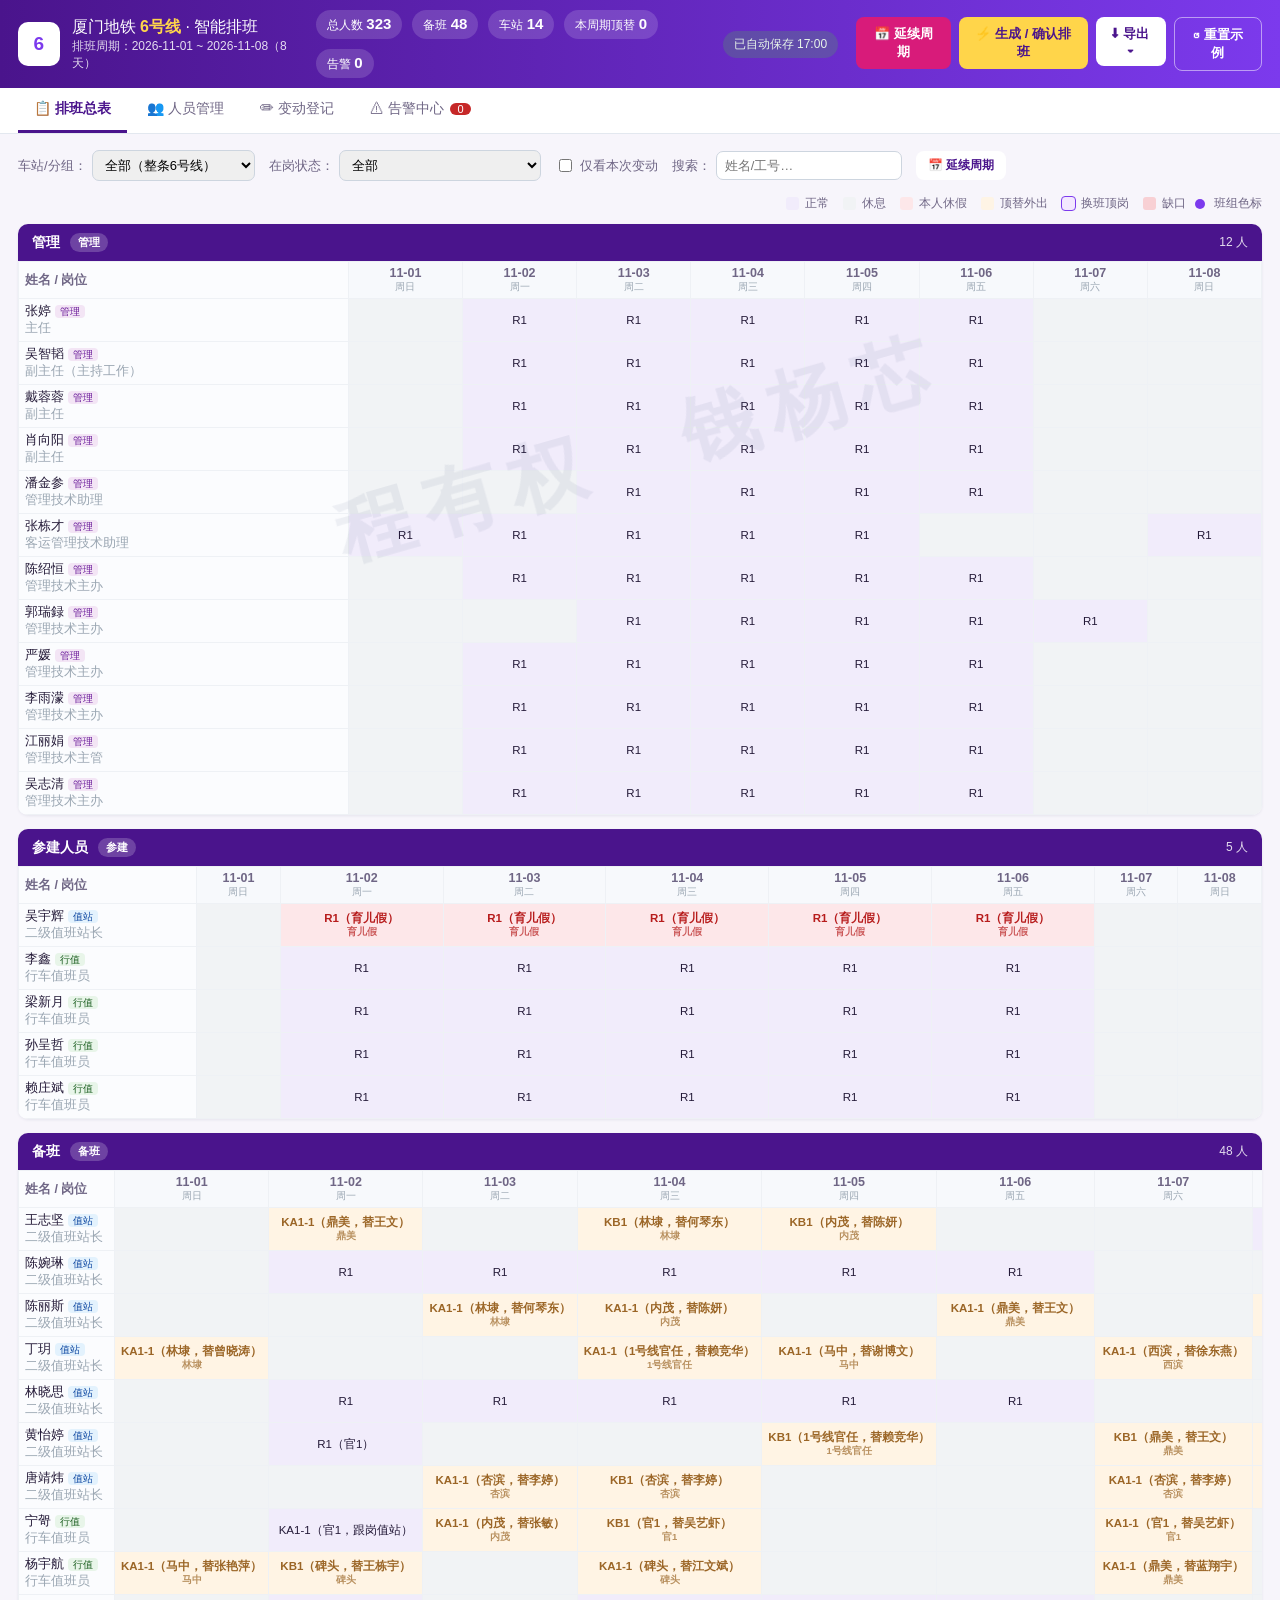
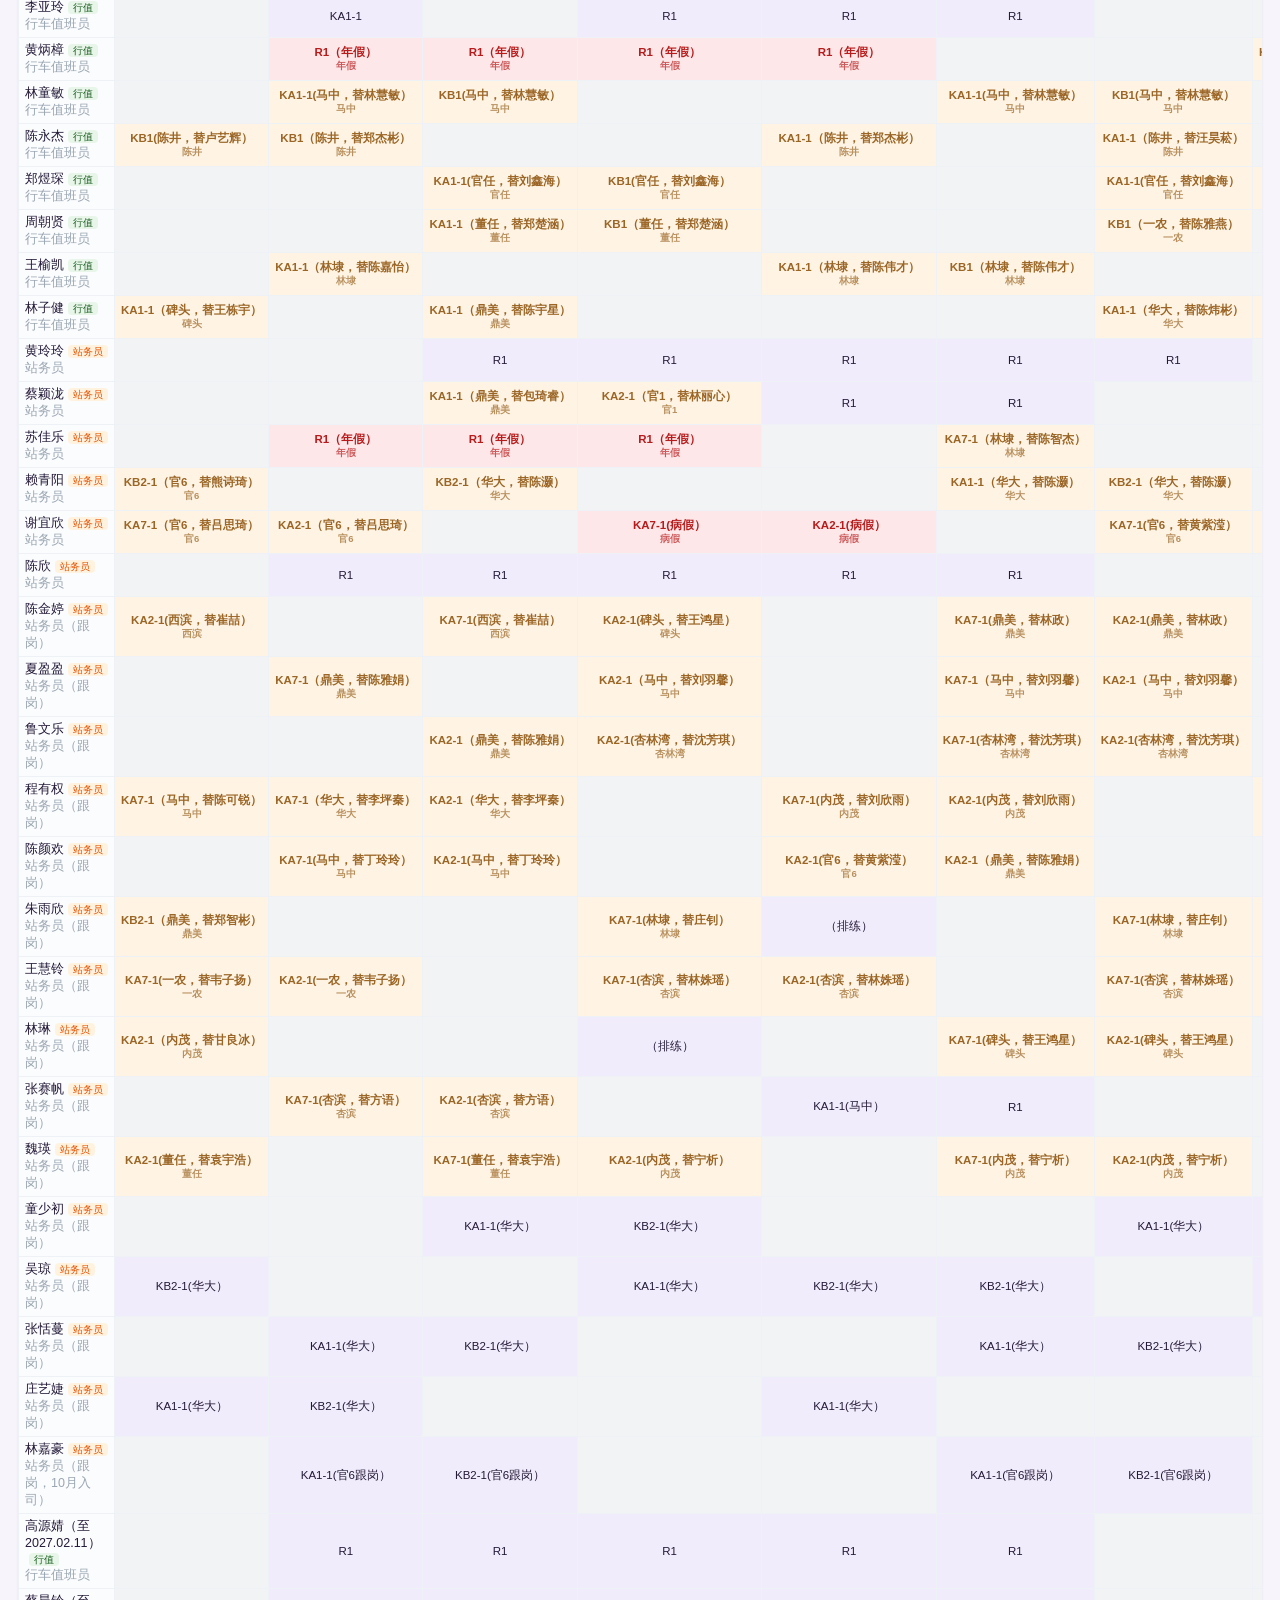
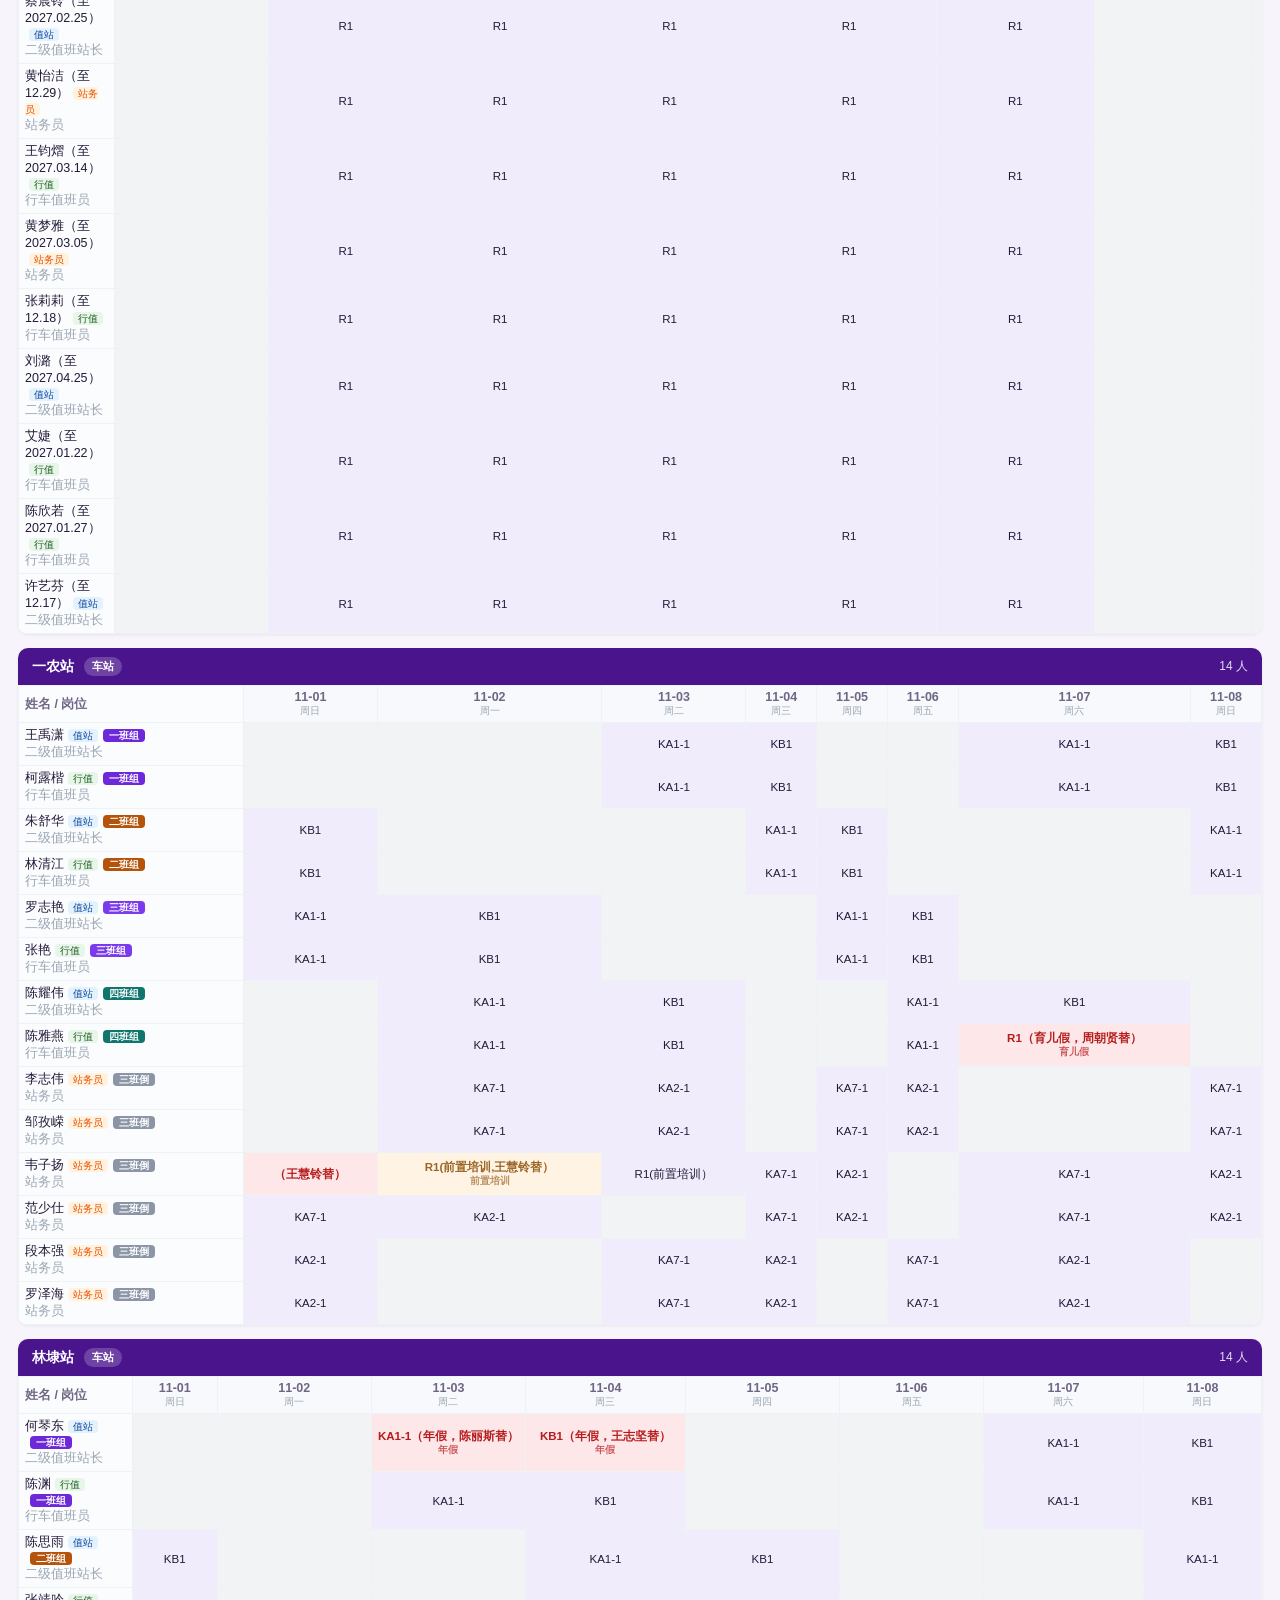
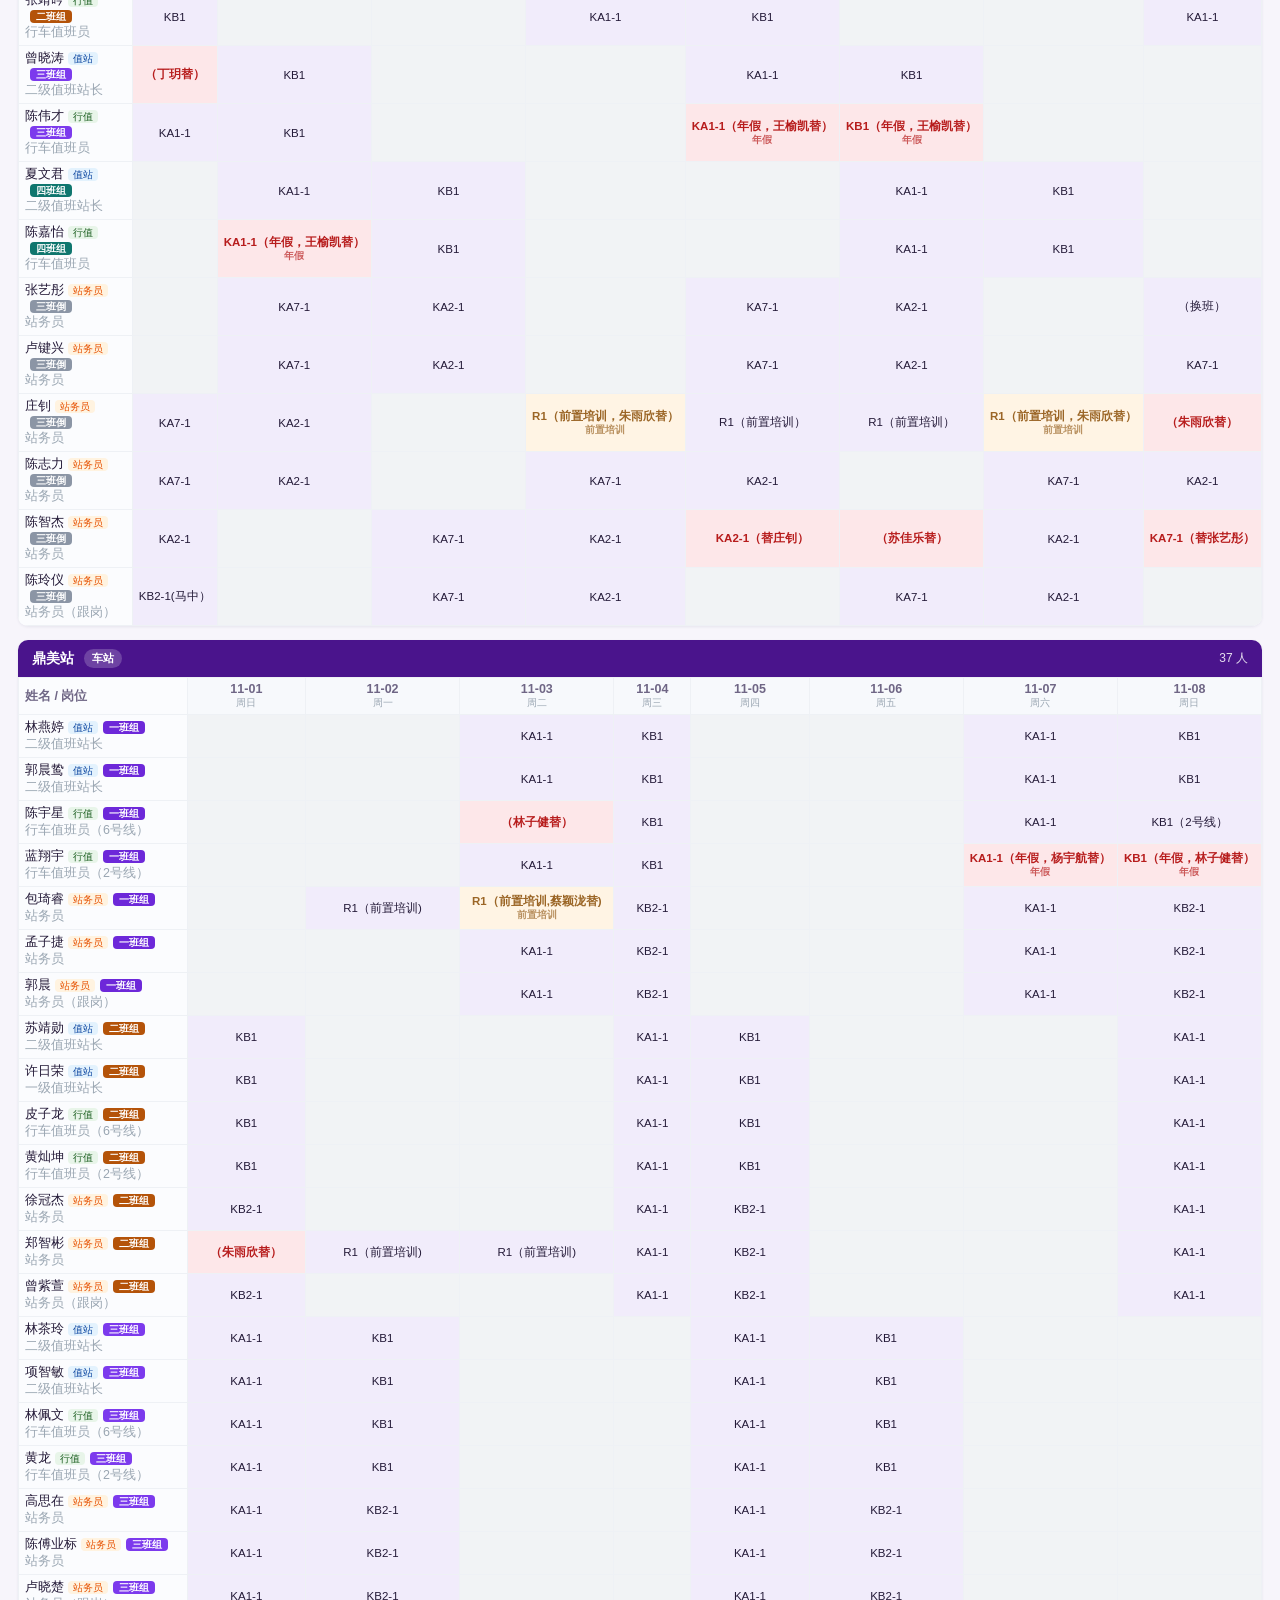
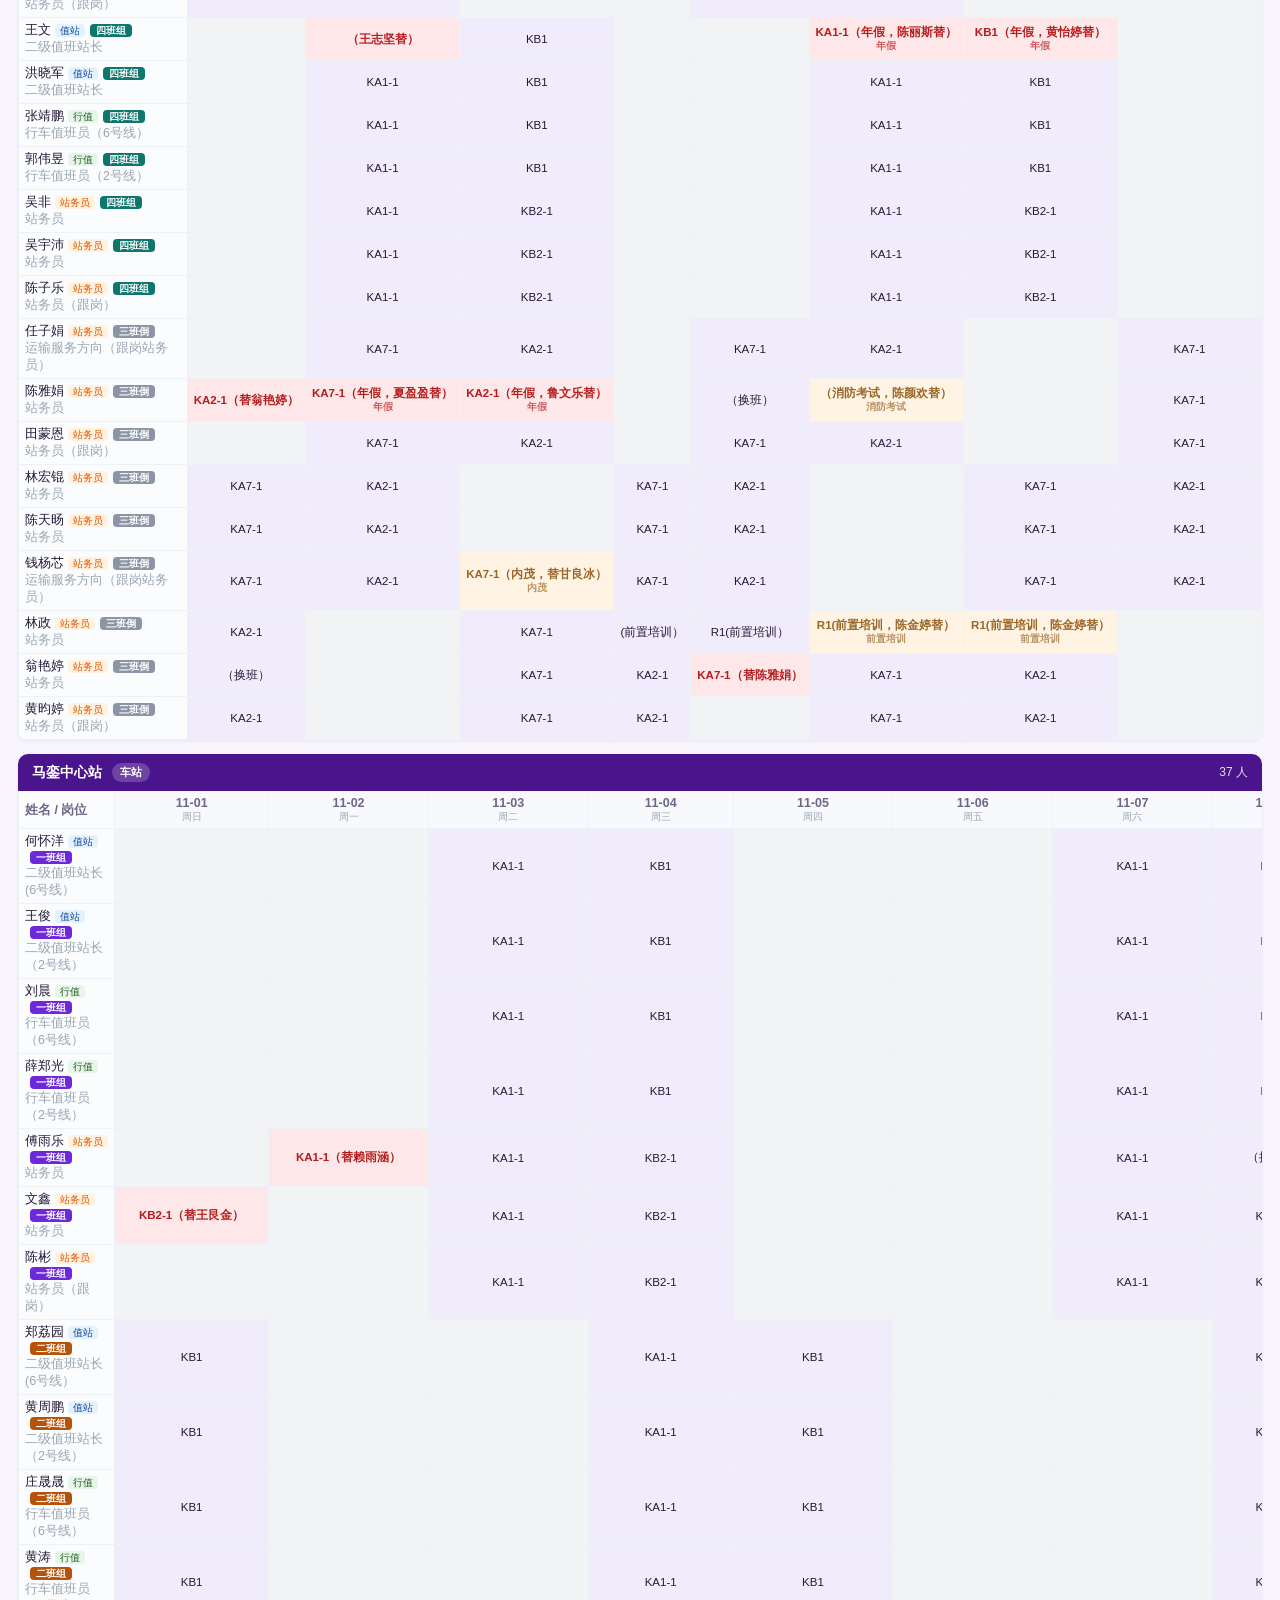
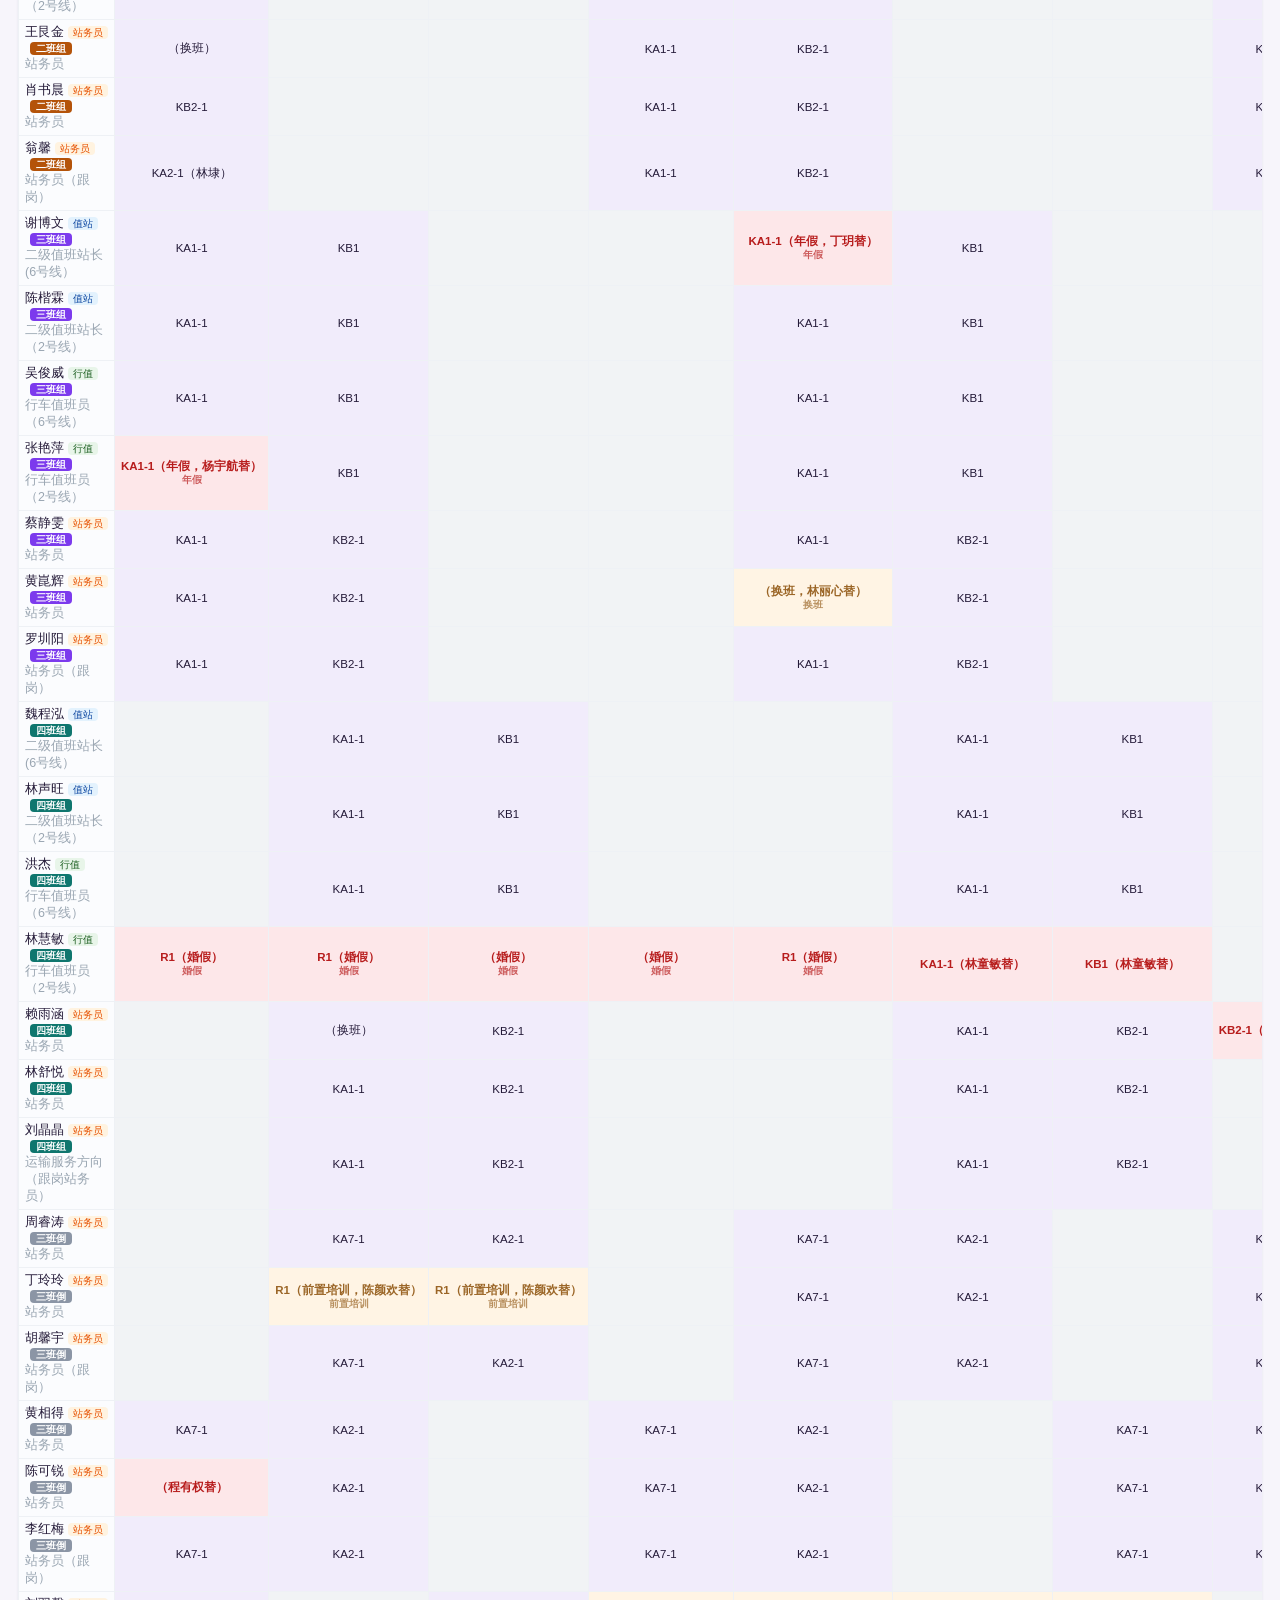
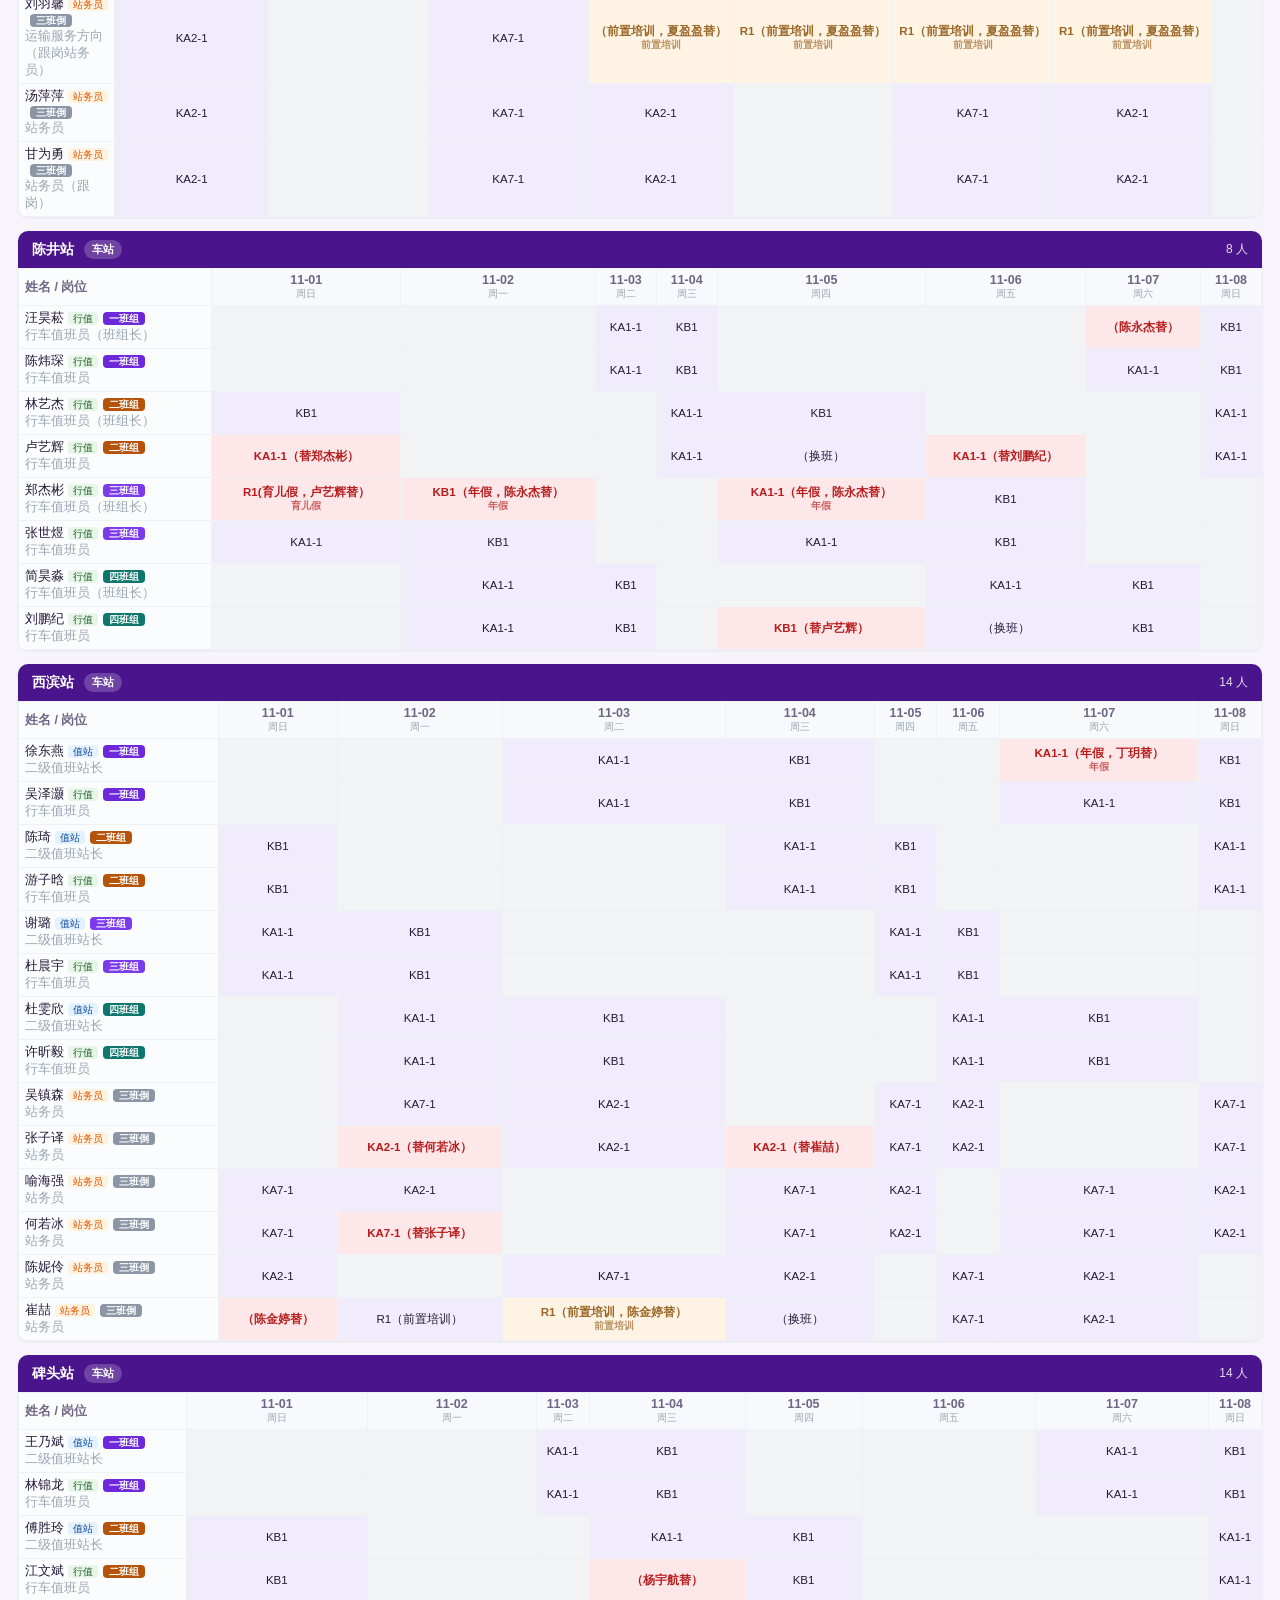
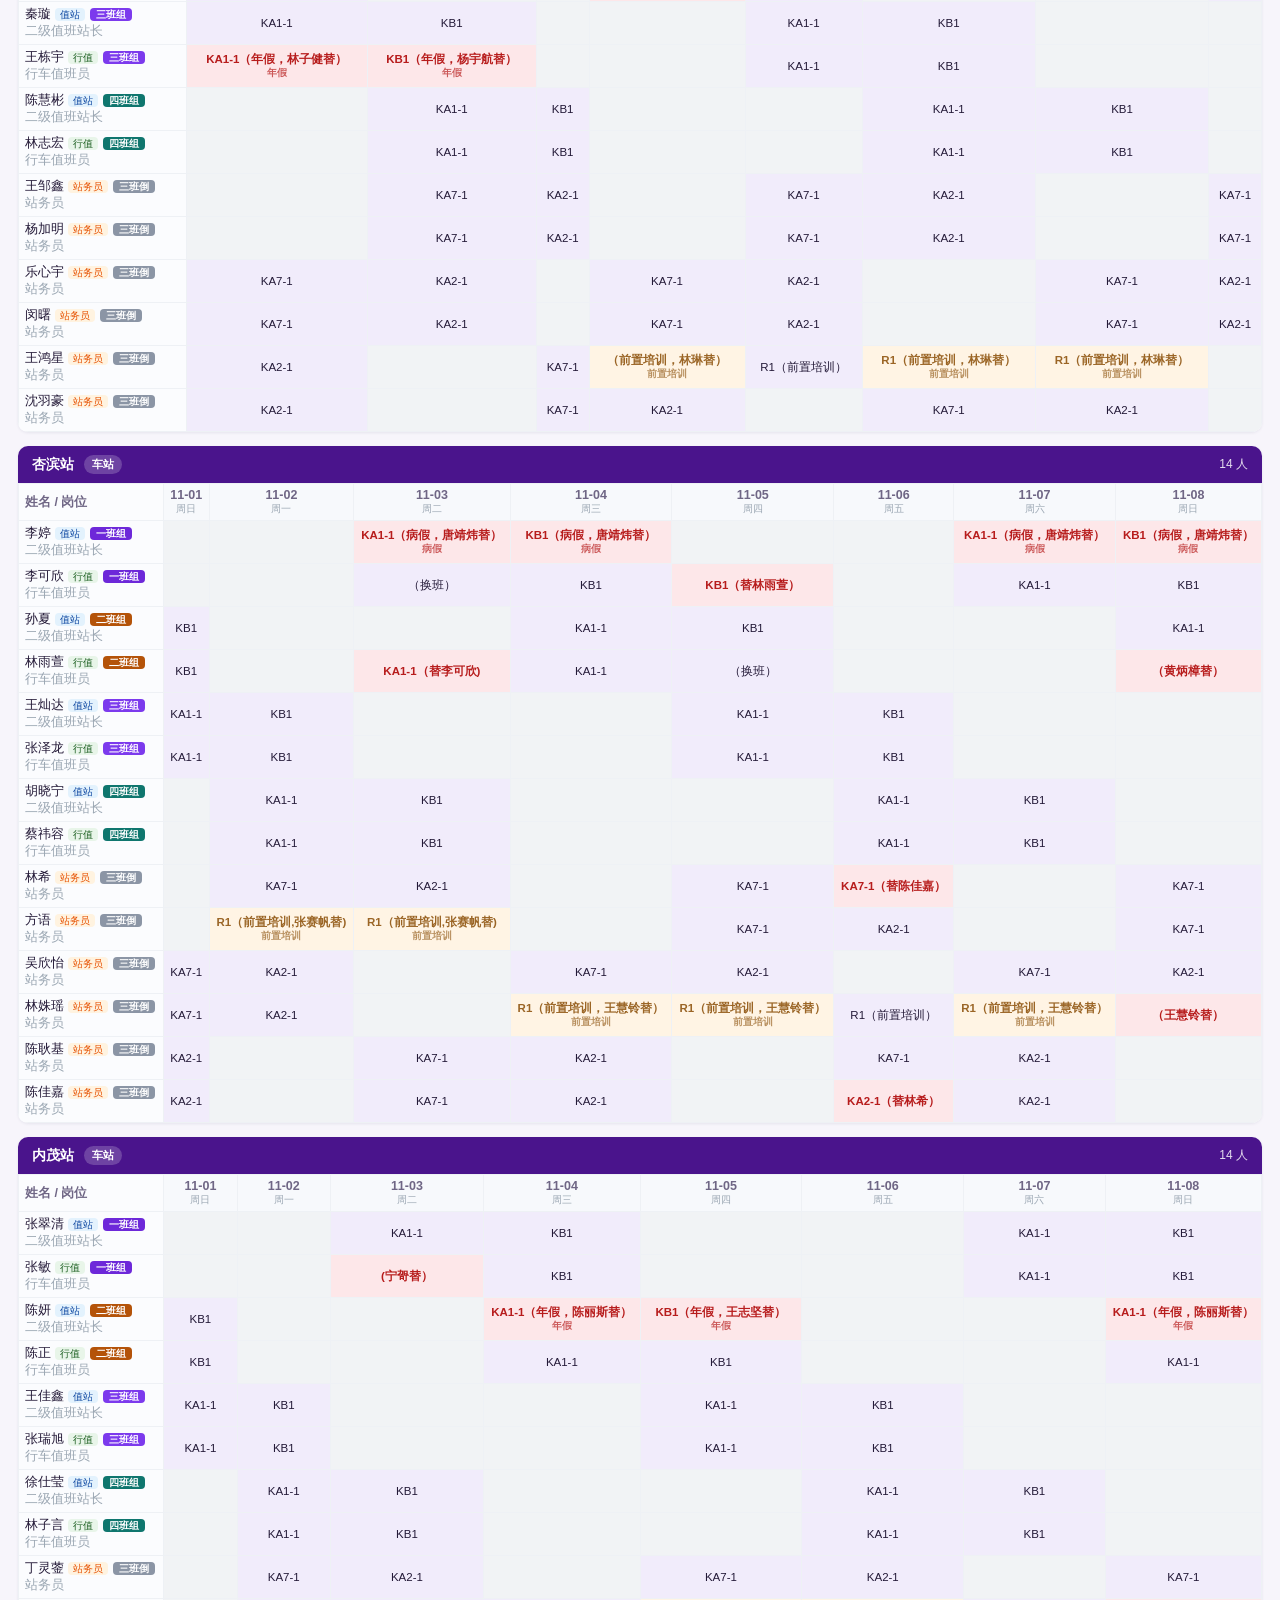
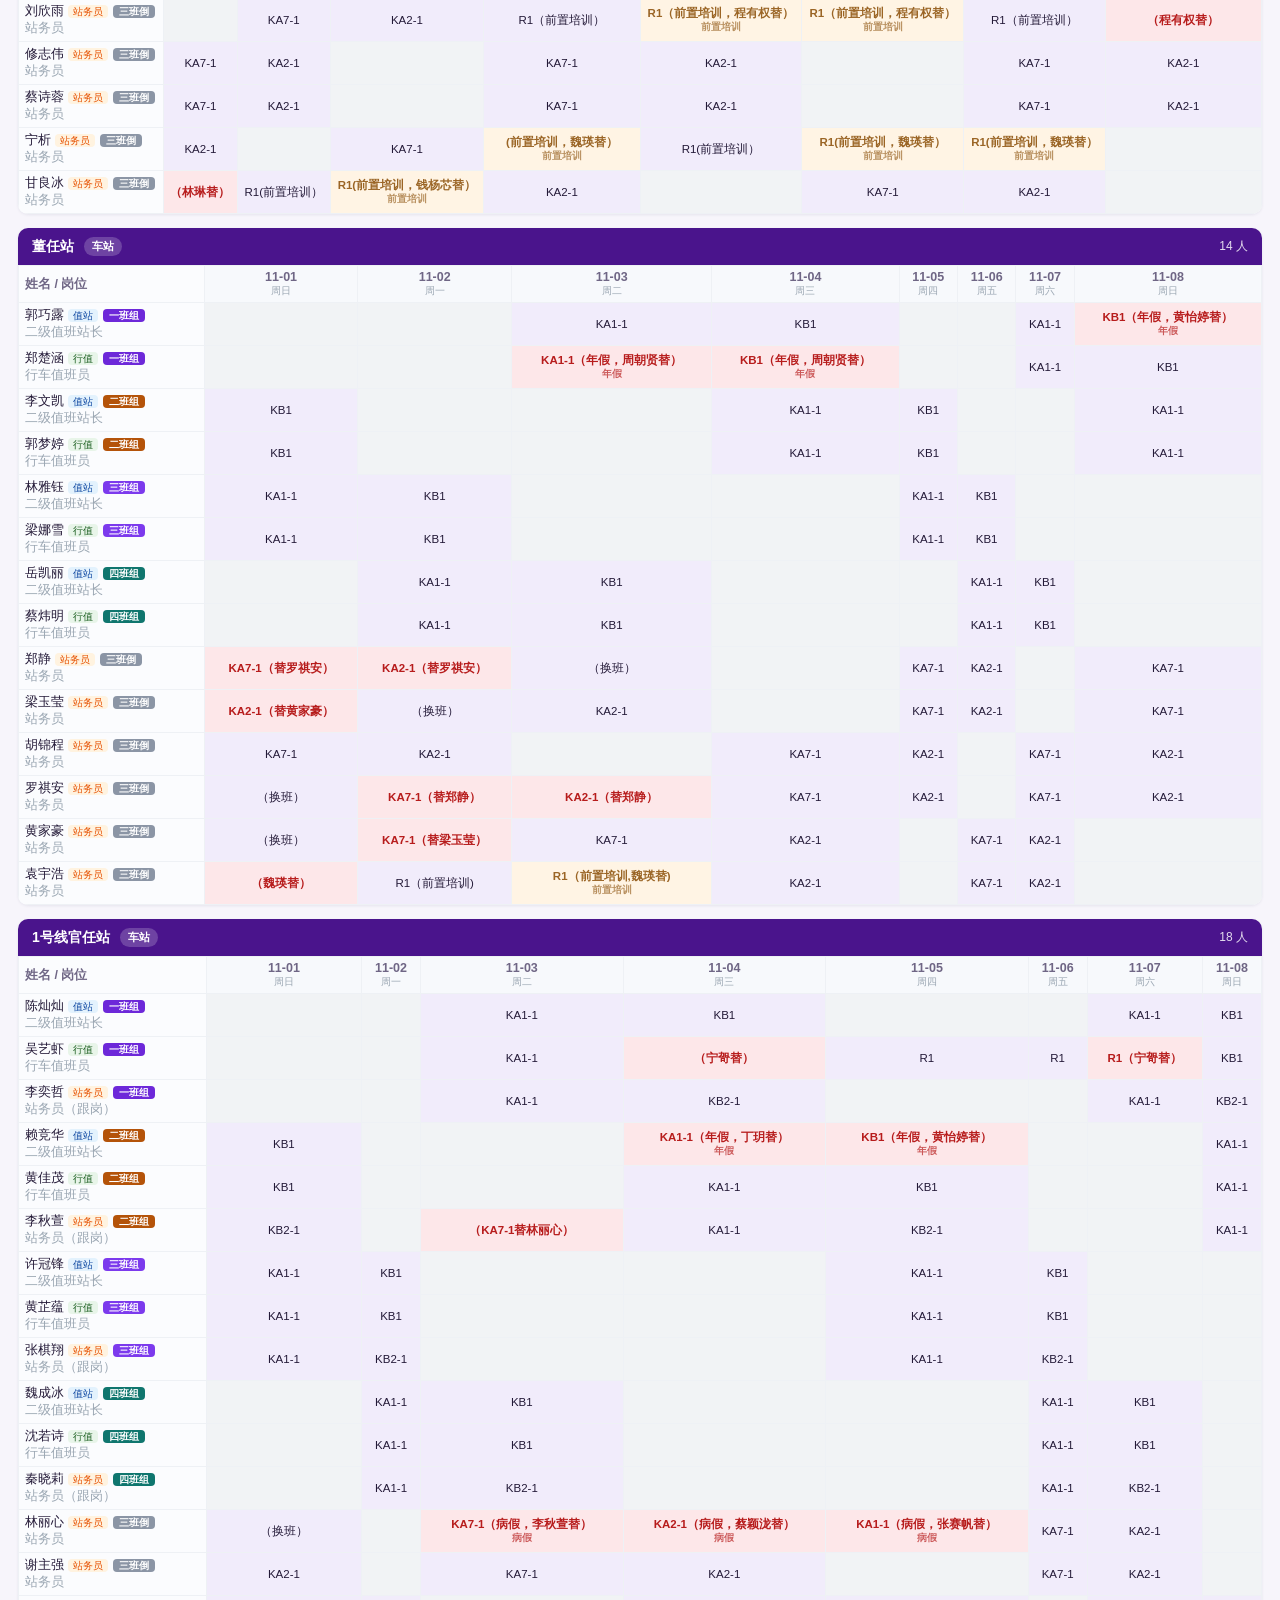
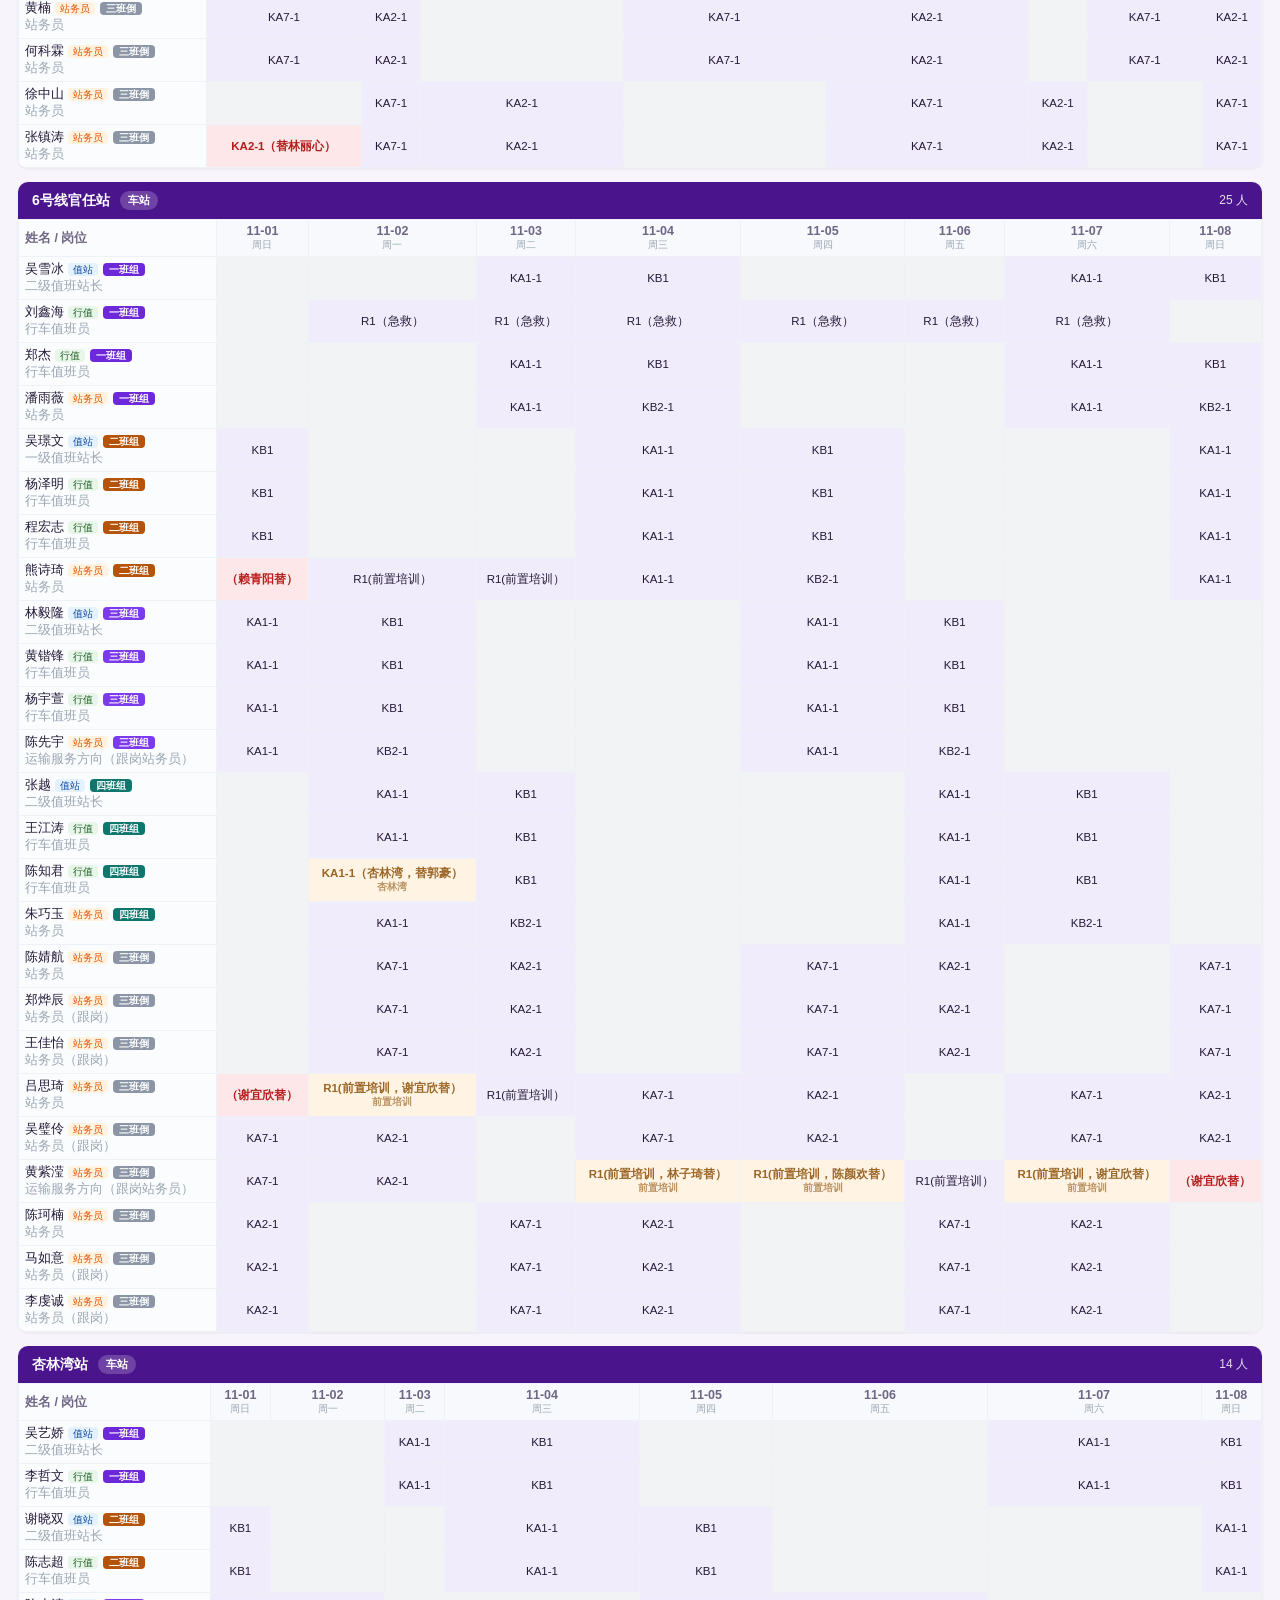
<file: index.html>
<!DOCTYPE html>
<html lang="zh-CN">
<head>
  <meta charset="UTF-8" />
  <meta name="viewport" content="width=device-width, initial-scale=1.0" />
  <title>厦门地铁6号线 · 智能排班系统</title>
  <link rel="stylesheet" href="styles.css" />
</head>
<body>
  <header class="topbar">
    <div class="brand">
      <span class="logo"><b>6</b></span>
      <div>
        <div class="title">厦门地铁 <b>6号线</b> · 智能排班</div>
        <div class="sub" id="periodLabel">排班周期加载中…</div>
      </div>
    </div>
    <div class="stats" id="topStats"></div>
    <div class="save-chip" id="saveState" title="改动自动保存在本机浏览器，不上传服务器">本地未保存</div>
    <div class="actions">
      <button id="btnExtToggleTop" class="btn accent">📅 延续周期</button>
      <button id="btnGenerate" class="btn primary">⚡ 生成 / 确认排班</button>
      <div class="export-wrap">
        <button id="btnExport" class="btn">⬇ 导出 ▾</button>
        <div id="exportMenu" class="export-menu" style="display:none">
          <button data-exp="shift">📋 排班班表</button>
          <button data-exp="result">📊 月结果考勤报表</button>
          <button data-exp="matrix">🗓 月考勤排班报表</button>
          <button data-exp="backup">💾 备份数据（JSON）</button>
        </div>
      </div>
      <button id="btnReset" class="btn ghost">↺ 重置示例</button>
    </div>
  </header>

  <div class="watermark" aria-hidden="true">程有权　钱杨芯</div>

  <nav class="tabs">
    <button class="tab active" data-tab="schedule">📋 排班总表</button>
    <button class="tab" data-tab="people">👥 人员管理</button>
    <button class="tab" data-tab="changes">✏ 变动登记</button>
    <button class="tab" data-tab="alerts">⚠ 告警中心 <span id="alertBadge" class="badge">0</span></button>
  </nav>

  <main>
    <!-- 排班总表 -->
    <section id="tab-schedule" class="panel active">
      <div class="toolbar">
        <label>车站/分组：
          <select id="sectionFilter"></select>
        </label>
        <label>在岗状态：
          <select id="statusFilter">
            <option value="">全部</option>
            <option value="onduty">在岗</option>
            <option value="leave">未在岗-休假</option>
            <option value="train">未在岗-培训</option>
            <option value="other">未在岗-其他（借调/跟岗等）</option>
          </select>
        </label>
        <label><input type="checkbox" id="onlyChanged" /> 仅看本次变动</label>
        <label>搜索：
          <input type="search" id="schedSearch" placeholder="姓名/工号…" />
        </label>
        <button id="btnExtToggle" class="btn sm">📅 延续周期</button>
        <span class="legend">
          <i class="lg normal"></i>正常 <i class="lg rest"></i>休息
          <i class="lg leave"></i>本人休假 <i class="lg sub"></i>顶替外出 <i class="lg swap"></i>换班顶岗
          <i class="lg warn"></i>缺口 <span class="gd" style="background:#7c3aed"></span>班组色标
        </span>
      </div>
      <div class="ext-bar" id="extBar" style="display:none">
        <span class="ext-title">📅 周期延续</span>
        <label>延续 <input type="number" id="extWeeks" value="1" min="1" max="12" /> 个周期（每周期8天）</label>
        <label class="chk"><input type="checkbox" id="extKeep" /> 复用原周期休假/顶替标注</label>
        <button id="btnExtend" class="btn primary sm">延伸并生成</button>
        <button id="btnExtReset" class="btn ghost sm">回到原周期</button>
        <span id="extInfo" class="ext-info"></span>
      </div>
      <div id="scheduleArea" class="schedule-area"></div>
    </section>

    <!-- 人员管理 -->
    <section id="tab-people" class="panel">
      <div class="toolbar">
        <label>性质：
          <select id="peopleType">
            <option value="">全部</option>
            <option value="备班">备班</option>
            <option value="普通">正岗</option>
          </select>
        </label>
        <label>角色：
          <select id="peopleRole">
            <option value="">全部</option>
            <option>值站</option><option>行值</option><option>站务员</option><option>管理</option>
          </select>
        </label>
        <label>搜索：
          <input type="search" id="peopleSearch" placeholder="姓名/工号/岗位…" />
        </label>
        <span class="bulk-hour">
          <label>一键设工时制：
            <select id="bulkHourRole">
              <option value="">全部角色</option>
              <option>值站</option><option>行值</option><option>站务员</option><option>管理</option>
            </select>
          </label>
          <select id="bulkHourSystem">
            <option>标准工时制</option><option>综合计算工时制</option><option>不定时工作制</option>
          </select>
          <button id="btnBulkHour" class="btn sm primary">应用</button>
        </span>
        <button id="btnRestore" class="btn sm ghost" title="从备份 JSON 恢复人员与变动登记">↥ 恢复备份</button>
        <input type="file" id="restoreFile" accept=".json,application/json" hidden />
      </div>
      <div id="peopleArea" class="people-area"></div>
    </section>

    <!-- 变动登记 -->
    <section id="tab-changes" class="panel">
      <div class="change-grid">
        <div class="card">
          <h3>① 登记休假 / 抽离</h3>
          <div class="form-row">
            <label>人员 <select id="chgPerson"></select></label>
          </div>
          <div class="form-row">
            <label>类型
              <select id="chgLeave"></select>
            </label>
          </div>
          <div class="form-row" id="chgDates"></div>
          <button id="btnAddLeave" class="btn primary">＋ 登记变动</button>
        </div>
        <div class="card">
          <h3>② 登记换班 / 顶岗</h3>
          <p class="hint" style="margin:0 0 8px">员工私下换班也请在此登记，班表与月考勤报表将如实体现，避免人为修改。</p>
          <div class="form-row">
            <label>被顶岗人 <select id="chgSwapPerson"></select></label>
          </div>
          <div class="form-row">
            <label>顶岗人（替TA上班） <select id="chgSwapBy"></select></label>
          </div>
          <div class="form-row" id="swapDates"></div>
          <button id="btnAddSwap" class="btn primary">＋ 登记换班</button>
        </div>
        <div class="card">
          <h3>③ 已登记变动</h3>
          <div id="overrideList" class="override-list"></div>
          <p class="hint">登记后点击右上角「⚡ 生成 / 确认排班」即可自动顶替。双向换班请登记两条（各选对方为顶岗人）。</p>
        </div>
      </div>
    </section>

    <!-- 告警中心 -->
    <section id="tab-alerts" class="panel">
      <div id="alertArea" class="alert-area"></div>
    </section>
  </main>

  <div id="toast" class="toast"></div>

  <script src="engine.js"></script>
  <script src="seedc.js"></script>
  <script src="app.js"></script>
</body>
</html>
</file>
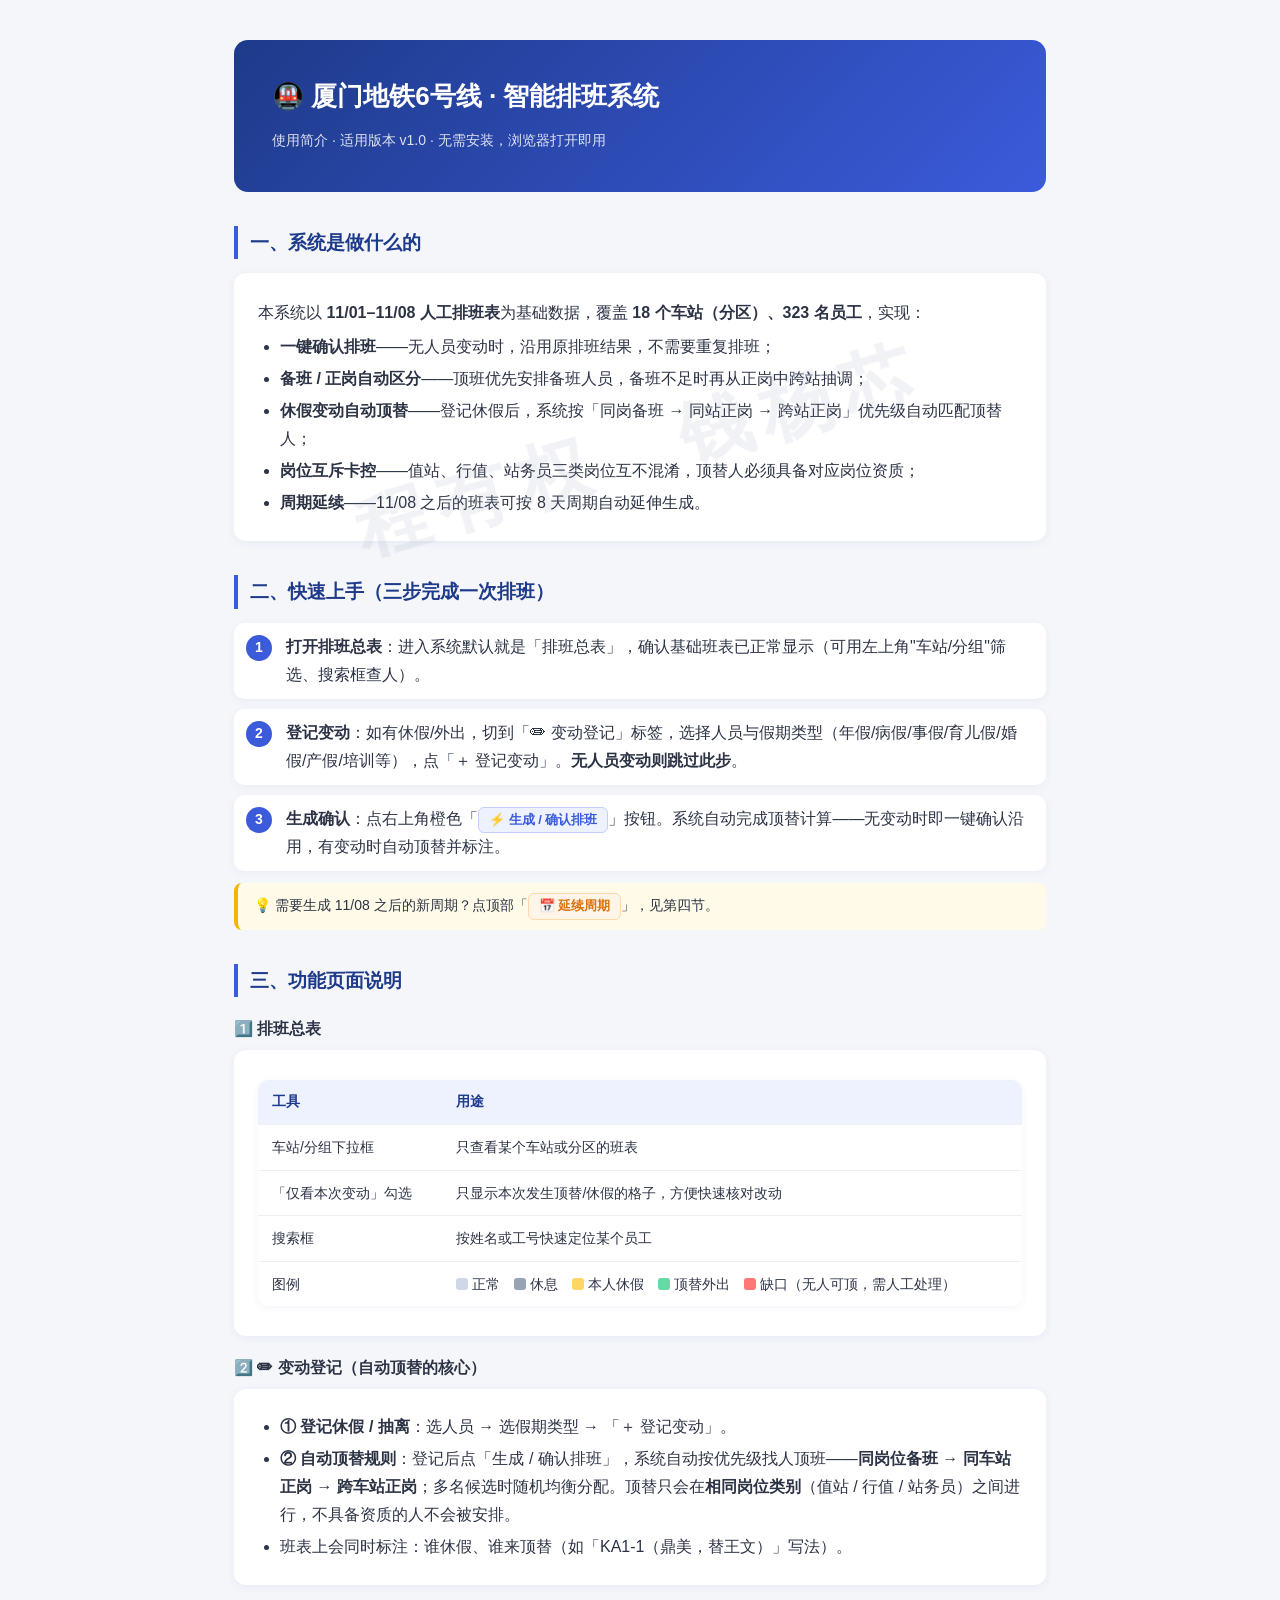
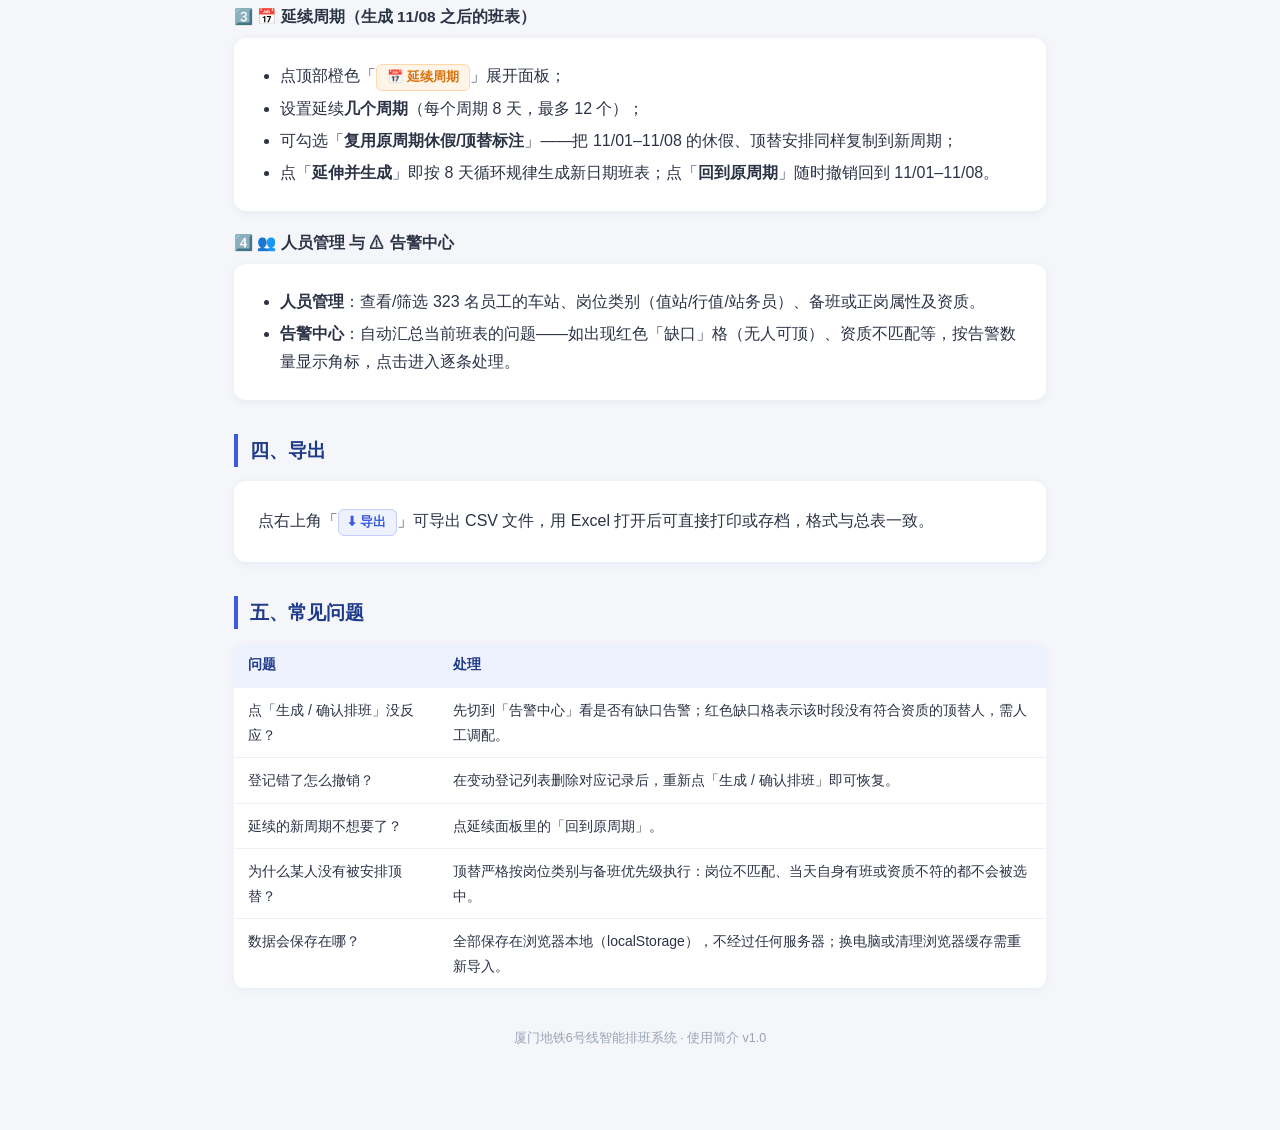
<file: guide.html>
<!DOCTYPE html>
<html lang="zh-CN">
<head>
<meta charset="UTF-8">
<meta name="viewport" content="width=device-width, initial-scale=1.0">
<title>厦门地铁6号线 · 智能排班系统 · 使用简介</title>
<style>
  * { margin:0; padding:0; box-sizing:border-box; }
  body { font-family:"Microsoft YaHei","PingFang SC",sans-serif; background:#f4f6fa; color:#2c3345; line-height:1.75; }
  .watermark{position:fixed;inset:0;display:flex;align-items:center;justify-content:center;pointer-events:none;z-index:9;
    font-size:72px;font-weight:700;color:rgba(120,130,160,.10);transform:rotate(-16deg);white-space:nowrap;letter-spacing:12px;}
  .wrap{max-width:860px;margin:0 auto;padding:40px 24px 80px;}
  header{background:linear-gradient(135deg,#1e3a8a,#3b5bdb);color:#fff;border-radius:14px;padding:34px 38px;margin-bottom:28px;}
  header h1{font-size:26px;margin-bottom:8px;}
  header p{opacity:.85;font-size:14px;}
  h2{font-size:19px;margin:34px 0 14px;padding-left:12px;border-left:4px solid #3b5bdb;color:#1e3a8a;}
  h3{font-size:15.5px;margin:18px 0 8px;color:#2c3345;}
  p{margin:6px 0;}
  .card{background:#fff;border-radius:12px;padding:20px 24px;box-shadow:0 2px 10px rgba(30,58,138,.06);margin-bottom:14px;}
  ol.steps{counter-reset:s;list-style:none;margin:10px 0;}
  ol.steps li{position:relative;padding:10px 14px 10px 52px;background:#fff;border-radius:10px;margin-bottom:10px;box-shadow:0 2px 8px rgba(30,58,138,.05);}
  ol.steps li::before{counter-increment:s;content:counter(s);position:absolute;left:12px;top:12px;width:26px;height:26px;border-radius:50%;
    background:#3b5bdb;color:#fff;font-weight:700;display:flex;align-items:center;justify-content:center;font-size:14px;}
  table{width:100%;border-collapse:collapse;background:#fff;border-radius:10px;overflow:hidden;box-shadow:0 2px 8px rgba(30,58,138,.05);font-size:14px;margin:10px 0;}
  th,td{padding:10px 14px;border-bottom:1px solid #eef0f5;text-align:left;vertical-align:top;}
  th{background:#eef2ff;color:#1e3a8a;font-size:13.5px;}
  tr:last-child td{border-bottom:none;}
  .btn-tag{display:inline-block;background:#eef2ff;border:1px solid #c3cdff;color:#3b5bdb;border-radius:6px;padding:1px 10px;font-size:13px;font-weight:600;white-space:nowrap;}
  .btn-tag.orange{background:#fff4e8;border-color:#ffd8a8;color:#d9730d;}
  .tip{background:#fffbe8;border-left:4px solid #f5b400;border-radius:8px;padding:10px 16px;margin:12px 0;font-size:14px;}
  .legend-dot{display:inline-block;width:12px;height:12px;border-radius:3px;margin-right:4px;vertical-align:-1px;}
  ul{padding-left:22px;}
  li{margin:4px 0;}
  .grid2{display:grid;grid-template-columns:1fr 1fr;gap:14px;}
  @media(max-width:680px){.grid2{grid-template-columns:1fr;}}
  footer{margin-top:40px;text-align:center;font-size:12.5px;color:#9aa3b5;}
</style>
</head>
<body>
<div class="watermark" aria-hidden="true">程有权　钱杨芯</div>
<div class="wrap">

<header>
  <h1>🚇 厦门地铁6号线 · 智能排班系统</h1>
  <p>使用简介 · 适用版本 v1.0 · 无需安装，浏览器打开即用</p>
</header>

<h2>一、系统是做什么的</h2>
<div class="card">
  <p>本系统以 <b>11/01–11/08 人工排班表</b>为基础数据，覆盖 <b>18 个车站（分区）、323 名员工</b>，实现：</p>
  <ul>
    <li><b>一键确认排班</b>——无人员变动时，沿用原排班结果，不需要重复排班；</li>
    <li><b>备班 / 正岗自动区分</b>——顶班优先安排备班人员，备班不足时再从正岗中跨站抽调；</li>
    <li><b>休假变动自动顶替</b>——登记休假后，系统按「同岗备班 → 同站正岗 → 跨站正岗」优先级自动匹配顶替人；</li>
    <li><b>岗位互斥卡控</b>——值站、行值、站务员三类岗位互不混淆，顶替人必须具备对应岗位资质；</li>
    <li><b>周期延续</b>——11/08 之后的班表可按 8 天周期自动延伸生成。</li>
  </ul>
</div>

<h2>二、快速上手（三步完成一次排班）</h2>
<ol class="steps">
  <li><b>打开排班总表</b>：进入系统默认就是「排班总表」，确认基础班表已正常显示（可用左上角"车站/分组"筛选、搜索框查人）。</li>
  <li><b>登记变动</b>：如有休假/外出，切到「✏ 变动登记」标签，选择人员与假期类型（年假/病假/事假/育儿假/婚假/产假/培训等），点「＋ 登记变动」。<b>无人员变动则跳过此步</b>。</li>
  <li><b>生成确认</b>：点右上角橙色「<span class="btn-tag">⚡ 生成 / 确认排班</span>」按钮。系统自动完成顶替计算——无变动时即一键确认沿用，有变动时自动顶替并标注。</li>
</ol>
<div class="tip">💡 需要生成 11/08 之后的新周期？点顶部「<span class="btn-tag orange">📅 延续周期</span>」，见第四节。</div>

<h2>三、功能页面说明</h2>

<h3>1️⃣ 排班总表</h3>
<div class="card">
  <table>
    <tr><th>工具</th><th>用途</th></tr>
    <tr><td>车站/分组下拉框</td><td>只查看某个车站或分区的班表</td></tr>
    <tr><td>「仅看本次变动」勾选</td><td>只显示本次发生顶替/休假的格子，方便快速核对改动</td></tr>
    <tr><td>搜索框</td><td>按姓名或工号快速定位某个员工</td></tr>
    <tr><td>图例</td><td><span class="legend-dot" style="background:#cfd8e6"></span>正常　<span class="legend-dot" style="background:#9aa3b5"></span>休息　<span class="legend-dot" style="background:#ffd666"></span>本人休假　<span class="legend-dot" style="background:#66d9a5"></span>顶替外出　<span class="legend-dot" style="background:#ff7875"></span>缺口（无人可顶，需人工处理）</td></tr>
  </table>
</div>

<h3>2️⃣ ✏ 变动登记（自动顶替的核心）</h3>
<div class="card">
  <ul>
    <li><b>① 登记休假 / 抽离</b>：选人员 → 选假期类型 → 「＋ 登记变动」。</li>
    <li><b>② 自动顶替规则</b>：登记后点「生成 / 确认排班」，系统自动按优先级找人顶班——<b>同岗位备班 → 同车站正岗 → 跨车站正岗</b>；多名候选时随机均衡分配。顶替只会在<b>相同岗位类别</b>（值站 / 行值 / 站务员）之间进行，不具备资质的人不会被安排。</li>
    <li>班表上会同时标注：谁休假、谁来顶替（如「KA1-1（鼎美，替王文）」写法）。</li>
  </ul>
</div>

<h3>3️⃣ 📅 延续周期（生成 11/08 之后的班表）</h3>
<div class="card">
  <ul>
    <li>点顶部橙色「<span class="btn-tag orange">📅 延续周期</span>」展开面板；</li>
    <li>设置延续<b>几个周期</b>（每个周期 8 天，最多 12 个）；</li>
    <li>可勾选「<b>复用原周期休假/顶替标注</b>」——把 11/01–11/08 的休假、顶替安排同样复制到新周期；</li>
    <li>点「<b>延伸并生成</b>」即按 8 天循环规律生成新日期班表；点「<b>回到原周期</b>」随时撤销回到 11/01–11/08。</li>
  </ul>
</div>

<h3>4️⃣ 👥 人员管理 与 ⚠ 告警中心</h3>
<div class="card">
  <ul>
    <li><b>人员管理</b>：查看/筛选 323 名员工的车站、岗位类别（值站/行值/站务员）、备班或正岗属性及资质。</li>
    <li><b>告警中心</b>：自动汇总当前班表的问题——如出现红色「缺口」格（无人可顶）、资质不匹配等，按告警数量显示角标，点击进入逐条处理。</li>
  </ul>
</div>

<h2>四、导出</h2>
<div class="card">
  <p>点右上角「<span class="btn-tag">⬇ 导出</span>」可导出 CSV 文件，用 Excel 打开后可直接打印或存档，格式与总表一致。</p>
</div>

<h2>五、常见问题</h2>
<table>
  <tr><th>问题</th><th>处理</th></tr>
  <tr><td>点「生成 / 确认排班」没反应？</td><td>先切到「告警中心」看是否有缺口告警；红色缺口格表示该时段没有符合资质的顶替人，需人工调配。</td></tr>
  <tr><td>登记错了怎么撤销？</td><td>在变动登记列表删除对应记录后，重新点「生成 / 确认排班」即可恢复。</td></tr>
  <tr><td>延续的新周期不想要了？</td><td>点延续面板里的「回到原周期」。</td></tr>
  <tr><td>为什么某人没有被安排顶替？</td><td>顶替严格按岗位类别与备班优先级执行：岗位不匹配、当天自身有班或资质不符的都不会被选中。</td></tr>
  <tr><td>数据会保存在哪？</td><td>全部保存在浏览器本地（localStorage），不经过任何服务器；换电脑或清理浏览器缓存需重新导入。</td></tr>
</table>

<footer>厦门地铁6号线智能排班系统 · 使用简介 v1.0</footer>
</div>
</body>
</html>
</file>
<file: styles.css>
:root{
  /* 6号线线路色「缤纷紫」+ 文化符号三角梅（玫红） */
  --blue:#4a148c; --blue2:#7c3aed; --line:#7c3aed; --plum:#d81b7a;
  --bg:#f7f5fb; --panel:#fff; --ink:#241a38; --muted:#6f6685;
  --normal:#f1ecfb; --rest:#f1f3f5; --leave:#fde7e9; --sub:#fff3e0; --warn:#f8d0d4;
  --swapbg:#f3e8ff;
  --green:#2e7d32; --amber:#b26a00; --red:#c62828;
}
*{box-sizing:border-box}
body{margin:0;font-family:-apple-system,"Segoe UI","PingFang SC","Microsoft YaHei",sans-serif;
  background:var(--bg);color:var(--ink);font-size:14px}

/* 顶栏 */
.topbar{display:flex;align-items:center;gap:18px;padding:10px 18px;background:linear-gradient(90deg,var(--blue),var(--blue2));color:#fff}
.brand{display:flex;align-items:center;gap:12px}
.logo{width:44px;height:44px;border-radius:10px;background:#fff;display:flex;align-items:center;justify-content:center;gap:2px}
.logo b{color:var(--blue2);font-size:19px;font-weight:800}
.title{font-size:16px}.title b{color:#ffd54a}
.sub{font-size:12px;opacity:.85}
.stats{display:flex;gap:10px;margin-left:auto;flex-wrap:wrap}
.stats .chip{background:rgba(255,255,255,.15);padding:5px 11px;border-radius:20px;font-size:12px;white-space:nowrap}
.stats .chip b{font-size:15px}
.save-chip{padding:5px 11px;border-radius:20px;font-size:12px;white-space:nowrap;background:rgba(255,255,255,.12);color:rgba(255,255,255,.8);cursor:default}
.save-chip.ok{background:rgba(76,175,80,.25);color:#e8f5e9}
.save-chip.err{background:rgba(198,40,40,.35);color:#ffebee}
.actions{display:flex;gap:8px;align-items:flex-start}
.btn{border:0;padding:8px 14px;border-radius:8px;cursor:pointer;font-size:13px;background:#fff;color:var(--blue);font-weight:600}
.btn.primary{background:#ffd54a;color:#4a148c}
.btn.ghost{background:transparent;color:#fff;border:1px solid rgba(255,255,255,.5)}
.btn.accent{background:var(--plum);color:#fff}
.btn.accent:hover{filter:brightness(1.05)}
.btn:hover{filter:brightness(.96)}

/* 导出菜单 */
.export-wrap{position:relative}
.export-menu{position:absolute;top:calc(100% + 6px);right:0;background:#fff;border-radius:10px;
  box-shadow:0 6px 24px rgba(30,10,60,.18);padding:6px;z-index:60;min-width:180px;display:flex;flex-direction:column;gap:2px}
.export-menu button{border:0;background:none;text-align:left;padding:9px 12px;border-radius:7px;font-size:13px;cursor:pointer;color:var(--ink)}
.export-menu button:hover{background:var(--normal)}

/* tabs */
.tabs{display:flex;gap:4px;padding:0 18px;background:#fff;border-bottom:1px solid #e3e8ef}
.tab{border:0;background:none;padding:12px 16px;cursor:pointer;font-size:14px;color:var(--muted);border-bottom:3px solid transparent}
.tab.active{color:var(--blue);border-bottom-color:var(--blue);font-weight:700}
.badge{background:var(--red);color:#fff;border-radius:10px;padding:0 7px;font-size:11px;margin-left:3px}

main{padding:16px 18px}
.panel{display:none}.panel.active{display:block}

/* toolbar */
.toolbar{display:flex;gap:14px;align-items:center;flex-wrap:wrap;margin-bottom:12px}
.toolbar label{font-size:13px;color:var(--muted);display:flex;align-items:center;gap:5px}
.toolbar select,.toolbar input{padding:6px 8px;border:1px solid #cdd5df;border-radius:7px;font-size:13px}
/* 2.0意见2：按角色一键设工时制 */
.bulk-hour{display:flex;gap:6px;align-items:center;margin-left:auto;padding:4px 10px;border-radius:9px;
  background:#f5f0ff;border:1px dashed #c4b5fd}
.bulk-hour label{font-size:12px;color:#6d28d9;display:flex;align-items:center;gap:4px}
.bulk-hour select{padding:4px 6px;border:1px solid #c4b5fd;border-radius:6px;font-size:12px;background:#fff}
.legend{margin-left:auto;font-size:12px;color:var(--muted);display:flex;align-items:center;gap:6px}

/* 周期延续条 */
.ext-bar{display:flex;gap:14px;align-items:center;flex-wrap:wrap;margin-bottom:12px;
  padding:10px 14px;background:#eef4ff;border:1px solid #c7dcff;border-radius:10px}
.ext-bar .ext-title{font-weight:700;color:var(--blue)}
.ext-bar label{font-size:13px;color:var(--muted);display:flex;align-items:center;gap:5px}
.ext-bar input[type=number]{width:54px;padding:5px 6px;border:1px solid #cdd5df;border-radius:7px;font-size:13px}
.ext-bar .chk{display:flex;align-items:center;gap:5px}
.ext-bar .ext-info{font-size:12px;color:var(--green)}
.btn.sm{padding:6px 12px;font-size:12px}
.lg{width:13px;height:13px;border-radius:3px;display:inline-block;margin-left:8px}
.lg.normal{background:var(--normal)}.lg.rest{background:var(--rest)}
.lg.leave{background:var(--leave)}.lg.sub{background:var(--sub)}.lg.warn{background:var(--warn)}
.lg.swap{background:var(--swapbg);outline:1px solid var(--blue2)}
.gd{width:10px;height:10px;border-radius:50%;display:inline-block;margin:0 3px;vertical-align:-1px}

/* 班组色标 / 特殊状态 */
.gname{font-size:10px;font-weight:700;color:#fff;border-radius:4px;padding:1px 6px;margin-left:5px;white-space:nowrap}
.gname.t3{background:#8b95a5;color:#fff;font-weight:600}
.status-tag{font-size:10px;padding:1px 6px;border-radius:4px;margin-left:4px;background:#fce4ec;color:#ad1457;font-weight:600}

/* 排班表 */
.schedule-area{display:flex;flex-direction:column;gap:14px}
.sec-card{background:var(--panel);border-radius:10px;box-shadow:0 1px 3px rgba(20,40,80,.08);overflow:hidden}
.sec-head{padding:9px 14px;background:var(--blue);color:#fff;font-weight:700;display:flex;align-items:center;gap:10px}
.sec-head .kind{font-size:11px;background:rgba(255,255,255,.2);padding:2px 8px;border-radius:10px}
.sec-head .cnt{margin-left:auto;font-weight:400;font-size:12px;opacity:.85}
table.sched{width:100%;border-collapse:collapse;font-size:12.5px}
table.sched th,table.sched td{border:1px solid #eef1f5;padding:4px 6px;text-align:center}
table.sched thead th{background:#f7f9fc;color:var(--muted);position:sticky;top:0}
table.sched th.name,table.sched td.name{text-align:left;min-width:96px;background:#fbfcfe;position:sticky;left:0}
.th-date{white-space:nowrap}
.th-date small{display:block;font-weight:400;color:#9aa6b2}
.role-tag{font-size:10px;padding:1px 5px;border-radius:4px;margin-left:4px}
.rt-值站{background:#e3f2fd;color:#0d47a1}.rt-行值{background:#e8f5e9;color:#1b5e20}
.rt-站务员{background:#fff3e0;color:#e65100}.rt-管理{background:#f3e5f5;color:#6a1b9a}
.cell{white-space:nowrap;font-size:11.5px}
.cell.normal{background:var(--normal)}
.cell.rest{background:var(--rest);color:#b8c0c9}
.cell.leave{background:var(--leave);color:#b71c1c;font-weight:600}
.cell.sub{background:var(--sub);color:#8a4b00;font-weight:600}
.cell.swap{background:var(--swapbg);color:#6b21a8;font-weight:600;outline:1px dashed var(--blue2)}
.cell.warn{background:var(--warn);color:#b71c1c;font-weight:700;outline:1px solid #e57373}
.cell.changed{outline:2px solid #1a73e8;outline-offset:-2px}
.cell .mini{font-size:9.5px;opacity:.7;display:block}

/* 人员 */
.people-area{display:grid;grid-template-columns:repeat(auto-fill,minmax(280px,1fr));gap:12px}
.pcard{background:#fff;border-radius:10px;padding:12px 14px;box-shadow:0 1px 3px rgba(20,40,80,.08);border-left:4px solid var(--blue)}
.pcard.is-reserve{border-left-color:#e65100}
.pcard h4{margin:0 0 4px;font-size:15px;display:flex;align-items:center;gap:6px}
.pcard .meta{color:var(--muted);font-size:12px;margin-bottom:8px}
.pcard .certs{display:flex;gap:5px;flex-wrap:wrap;margin-bottom:8px}
.cert{font-size:11px;padding:1px 7px;border-radius:10px;border:1px solid #cdd5df;color:var(--muted)}
.cert.on{background:#e8f5e9;color:#1b5e20;border-color:#a5d6a7}
.pcard .row{display:flex;gap:6px;align-items:center;margin-top:6px;flex-wrap:wrap}
.mini-l{display:flex;flex-direction:column;font-size:11px;color:var(--muted);gap:2px}
.mini-l .sel{min-width:96px}
.toggle{font-size:12px;padding:4px 10px;border-radius:7px;border:1px solid #cdd5df;background:#fff;cursor:pointer}
.toggle.reserve{background:#fff3e0;color:#e65100;border-color:#ffcc80}
.sel{padding:4px 6px;border:1px solid #cdd5df;border-radius:7px;font-size:12px}

/* 变动登记 */
.change-grid{display:grid;grid-template-columns:repeat(auto-fit,minmax(300px,1fr));gap:14px}
.card{background:#fff;border-radius:10px;padding:16px;box-shadow:0 1px 3px rgba(20,40,80,.08)}
.card h3{margin:0 0 12px;font-size:15px}
.form-row{margin-bottom:10px}
.form-row label{display:block;font-size:12px;color:var(--muted);margin-bottom:4px}
.form-row select,.form-row input{width:100%;padding:7px;border:1px solid #cdd5df;border-radius:7px}
.dates{display:flex;gap:6px;flex-wrap:wrap}
.dates label{display:flex;align-items:center;gap:3px;background:#f4f6fa;padding:4px 7px;border-radius:6px;font-size:12px;cursor:pointer}
.override-list{max-height:300px;overflow:auto}
.ov-item{display:flex;justify-content:space-between;align-items:center;padding:7px 9px;border:1px solid #eef1f5;border-radius:7px;margin-bottom:6px;font-size:13px}
.ov-item .x{color:var(--red);cursor:pointer;font-weight:700}
.hint{color:var(--muted);font-size:12px;margin-top:8px}

/* 告警 */
.alert-area{display:flex;flex-direction:column;gap:12px}
.al-group{background:#fff;border-radius:10px;padding:12px 14px;box-shadow:0 1px 3px rgba(20,40,80,.08)}
.al-group h3{margin:0 0 8px;font-size:14px;display:flex;align-items:center;gap:8px}
.al-group .cnt{margin-left:auto;font-size:12px;background:#eef1f5;padding:1px 8px;border-radius:10px}
.al-item{padding:6px 9px;border-radius:7px;font-size:13px;margin-bottom:5px}
.al-item.error{background:var(--warn);color:#b71c1c}
.al-item.warn{background:var(--sub);color:#8a4b00}
.al-item.info{background:var(--normal);color:#0d47a1}
.empty{color:var(--muted);font-size:13px;padding:18px;text-align:center}

/* toast */
.toast{position:fixed;bottom:24px;left:50%;transform:translateX(-50%) translateY(20px);
  background:#1f2a37;color:#fff;padding:11px 20px;border-radius:9px;font-size:14px;opacity:0;
  transition:.25s;pointer-events:none;z-index:99;max-width:80vw}
.toast.show{opacity:1;transform:translateX(-50%) translateY(0)}

/* 水印 */
.watermark{position:fixed;inset:0;display:flex;align-items:center;justify-content:center;
  font-family:"Microsoft YaHei","PingFang SC",sans-serif;font-weight:800;
  font-size:min(9vw,76px);letter-spacing:.18em;white-space:nowrap;
  color:rgba(20,40,80,.06);transform:rotate(-16deg);user-select:none;
  pointer-events:none;z-index:50}
</file>
